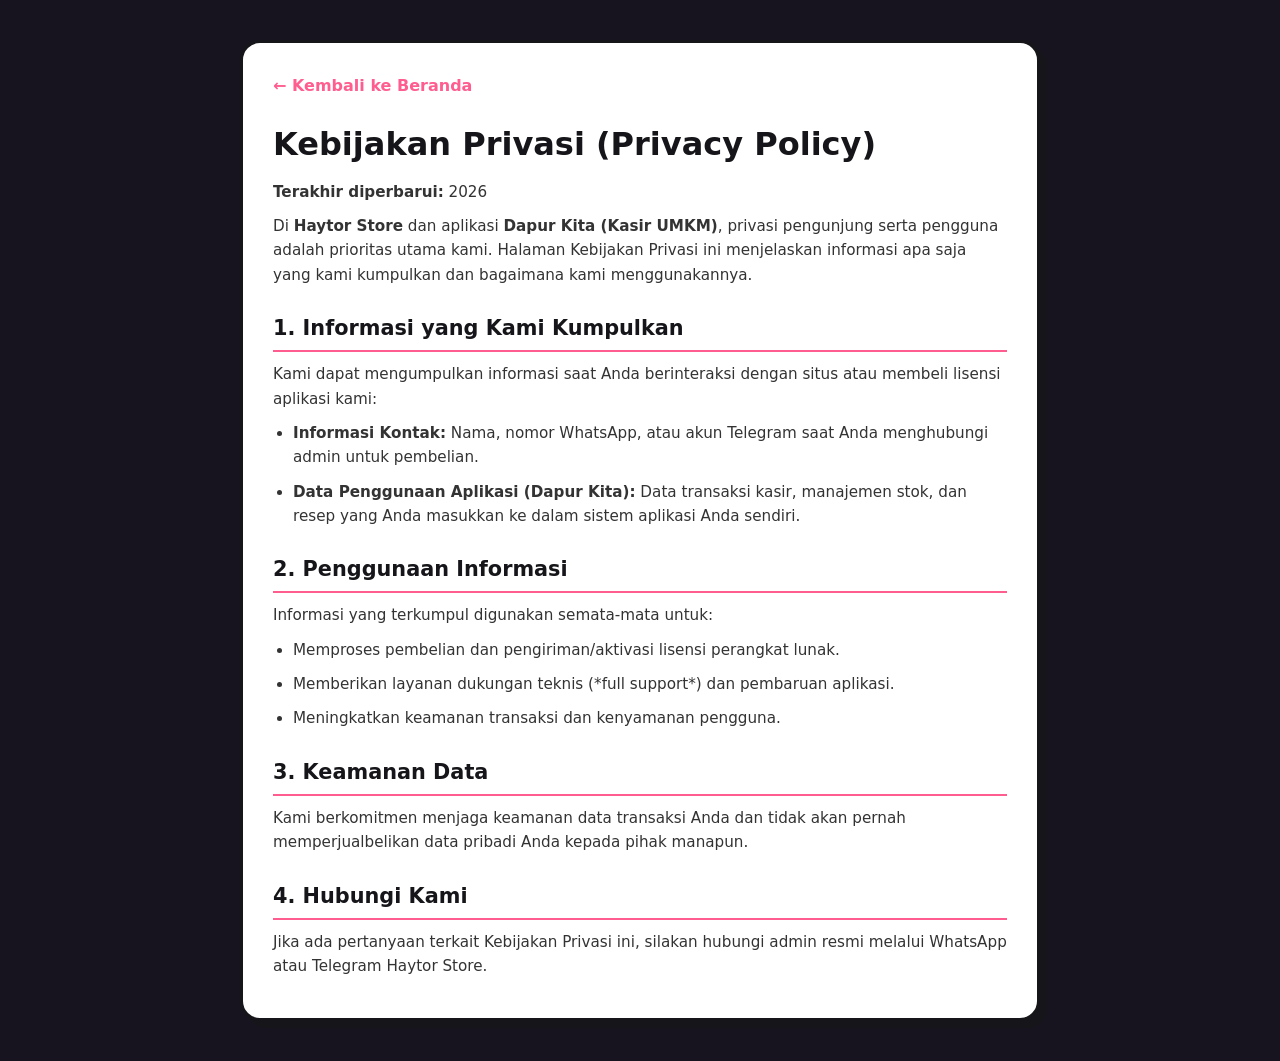
<file: Privacy/index.html>
<!DOCTYPE html>
<html lang="id">
<head>
<meta charset="UTF-8">
<meta name="viewport" content="width=device-width, initial-scale=1.0">
<title>Privacy Policy — Haytor Store / Dapur Kita</title>

<!-- Google AdSense Script -->
<script async src="https://pagead2.googlesyndication.com/pagead/js/adsbygoogle.js?client=ca-pub-9049742865771169"
     crossorigin="anonymous"></script>

<!-- Perbaikan path CSS ke root -->
<link rel="stylesheet" href="../css/style.css">
<style>
  body { background: #17141f; color: #f2eefc; line-height: 1.6; }
  .legal-wrap { max-width: 800px; margin: 40px auto; padding: 30px; background: #fff; color: #16161a; border-radius: 20px; border: 3px solid #16161a; box-shadow: 7px 7px 0 #16161a; }
  h1 { font-size: 2rem; margin-bottom: 10px; }
  h2 { font-size: 1.3rem; margin-top: 25px; margin-bottom: 10px; border-bottom: 2px solid #ff5d8f; padding-bottom: 5px; }
  p, li { font-size: 0.95rem; margin-bottom: 10px; color: #333; }
  ul { padding-left: 20px; }
  .back-btn { display: inline-block; margin-bottom: 20px; color: #ff5d8f; text-decoration: none; font-weight: 700; }
</style>
</head>
<body>

<div class="legal-wrap">
  <!-- Perbaikan path kembali ke root utama (/) -->
  <a href="/" class="back-btn">← Kembali ke Beranda</a>
  <h1>Kebijakan Privasi (Privacy Policy)</h1>
  <p><strong>Terakhir diperbarui:</strong> 2026</p>

  <p>Di <strong>Haytor Store</strong> dan aplikasi <strong>Dapur Kita (Kasir UMKM)</strong>, privasi pengunjung serta pengguna adalah prioritas utama kami. Halaman Kebijakan Privasi ini menjelaskan informasi apa saja yang kami kumpulkan dan bagaimana kami menggunakannya.</p>

  <h2>1. Informasi yang Kami Kumpulkan</h2>
  <p>Kami dapat mengumpulkan informasi saat Anda berinteraksi dengan situs atau membeli lisensi aplikasi kami:</p>
  <ul>
    <li><strong>Informasi Kontak:</strong> Nama, nomor WhatsApp, atau akun Telegram saat Anda menghubungi admin untuk pembelian.</li>
    <li><strong>Data Penggunaan Aplikasi (Dapur Kita):</strong> Data transaksi kasir, manajemen stok, dan resep yang Anda masukkan ke dalam sistem aplikasi Anda sendiri.</li>
  </ul>

  <h2>2. Penggunaan Informasi</h2>
  <p>Informasi yang terkumpul digunakan semata-mata untuk:</p>
  <ul>
    <li>Memproses pembelian dan pengiriman/aktivasi lisensi perangkat lunak.</li>
    <li>Memberikan layanan dukungan teknis (*full support*) dan pembaruan aplikasi.</li>
    <li>Meningkatkan keamanan transaksi dan kenyamanan pengguna.</li>
  </ul>

  <h2>3. Keamanan Data</h2>
  <p>Kami berkomitmen menjaga keamanan data transaksi Anda dan tidak akan pernah memperjualbelikan data pribadi Anda kepada pihak manapun.</p>

  <h2>4. Hubungi Kami</h2>
  <p>Jika ada pertanyaan terkait Kebijakan Privasi ini, silakan hubungi admin resmi melalui WhatsApp atau Telegram Haytor Store.</p>
</div>

</body>
</html>
</file>
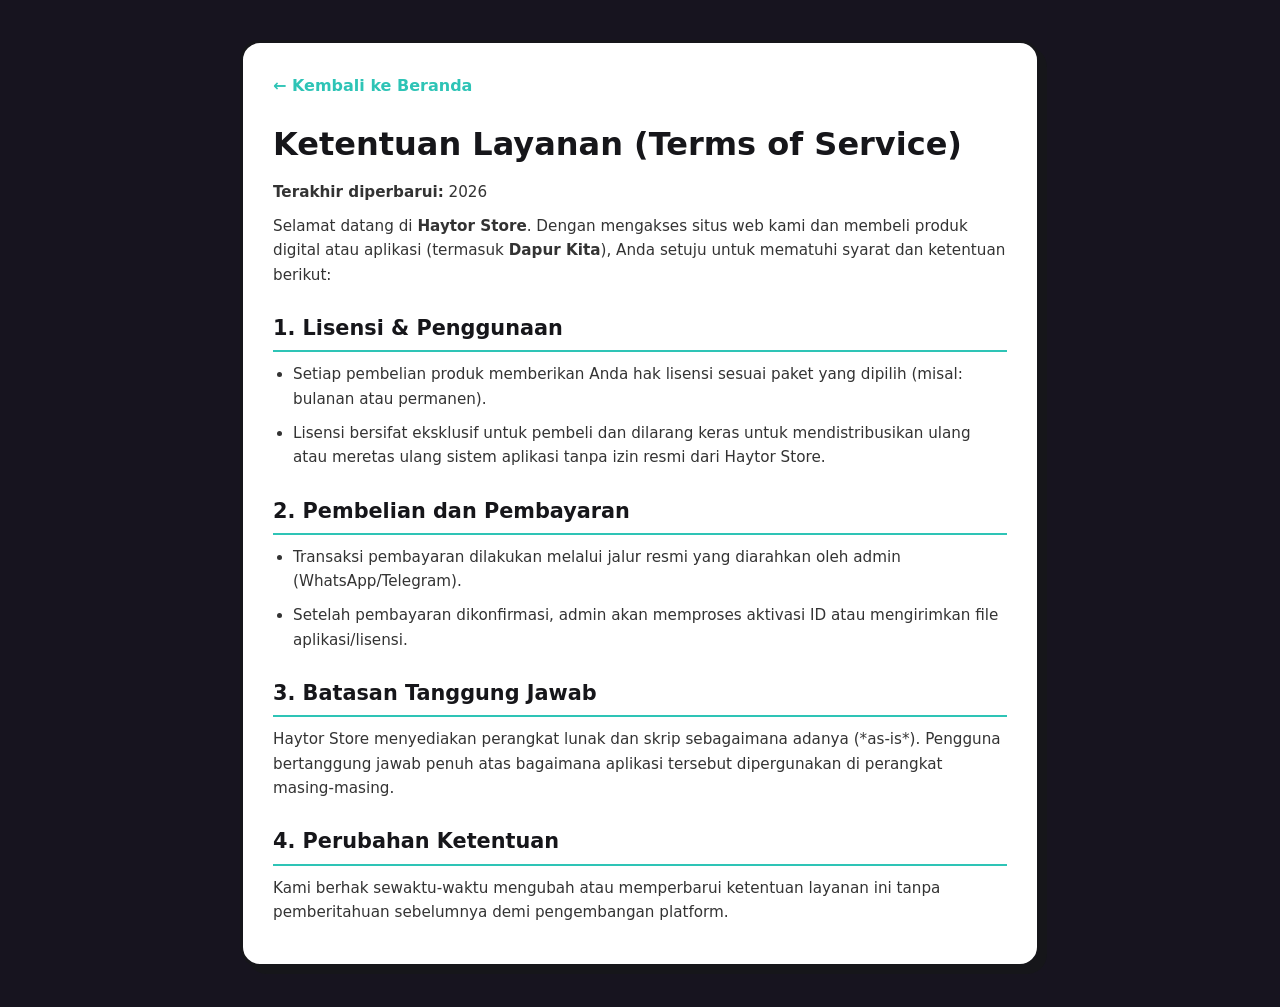
<file: Terms/index.html>
<!DOCTYPE html>
<html lang="id">
<head>
<meta charset="UTF-8">
<meta name="viewport" content="width=device-width, initial-scale=1.0">
<title>Terms of Service — Haytor Store / Dapur Kita</title>

<!-- Google AdSense Script -->
<script async src="https://pagead2.googlesyndication.com/pagead/js/adsbygoogle.js?client=ca-pub-9049742865771169"
     crossorigin="anonymous"></script>

<!-- Perbaikan path CSS ke root -->
<link rel="stylesheet" href="../css/style.css">
<style>
  body { background: #17141f; color: #f2eefc; line-height: 1.6; }
  .legal-wrap { max-width: 800px; margin: 40px auto; padding: 30px; background: #fff; color: #16161a; border-radius: 20px; border: 3px solid #16161a; box-shadow: 7px 7px 0 #16161a; }
  h1 { font-size: 2rem; margin-bottom: 10px; }
  h2 { font-size: 1.3rem; margin-top: 25px; margin-bottom: 10px; border-bottom: 2px solid #2ec4b6; padding-bottom: 5px; }
  p, li { font-size: 0.95rem; margin-bottom: 10px; color: #333; }
  ul { padding-left: 20px; }
  .back-btn { display: inline-block; margin-bottom: 20px; color: #2ec4b6; text-decoration: none; font-weight: 700; }
</style>
</head>
<body>

<div class="legal-wrap">
  <!-- Perbaikan path kembali ke root utama (/) -->
  <a href="/" class="back-btn">← Kembali ke Beranda</a>
  <h1>Ketentuan Layanan (Terms of Service)</h1>
  <p><strong>Terakhir diperbarui:</strong> 2026</p>

  <p>Selamat datang di <strong>Haytor Store</strong>. Dengan mengakses situs web kami dan membeli produk digital atau aplikasi (termasuk <strong>Dapur Kita</strong>), Anda setuju untuk mematuhi syarat dan ketentuan berikut:</p>

  <h2>1. Lisensi &amp; Penggunaan</h2>
  <ul>
    <li>Setiap pembelian produk memberikan Anda hak lisensi sesuai paket yang dipilih (misal: bulanan atau permanen).</li>
    <li>Lisensi bersifat eksklusif untuk pembeli dan dilarang keras untuk mendistribusikan ulang atau meretas ulang sistem aplikasi tanpa izin resmi dari Haytor Store.</li>
  </ul>

  <h2>2. Pembelian dan Pembayaran</h2>
  <ul>
    <li>Transaksi pembayaran dilakukan melalui jalur resmi yang diarahkan oleh admin (WhatsApp/Telegram).</li>
    <li>Setelah pembayaran dikonfirmasi, admin akan memproses aktivasi ID atau mengirimkan file aplikasi/lisensi.</li>
  </ul>

  <h2>3. Batasan Tanggung Jawab</h2>
  <p>Haytor Store menyediakan perangkat lunak dan skrip sebagaimana adanya (*as-is*). Pengguna bertanggung jawab penuh atas bagaimana aplikasi tersebut dipergunakan di perangkat masing-masing.</p>

  <h2>4. Perubahan Ketentuan</h2>
  <p>Kami berhak sewaktu-waktu mengubah atau memperbarui ketentuan layanan ini tanpa pemberitahuan sebelumnya demi pengembangan platform.</p>
</div>

</body>
</html>
</file>
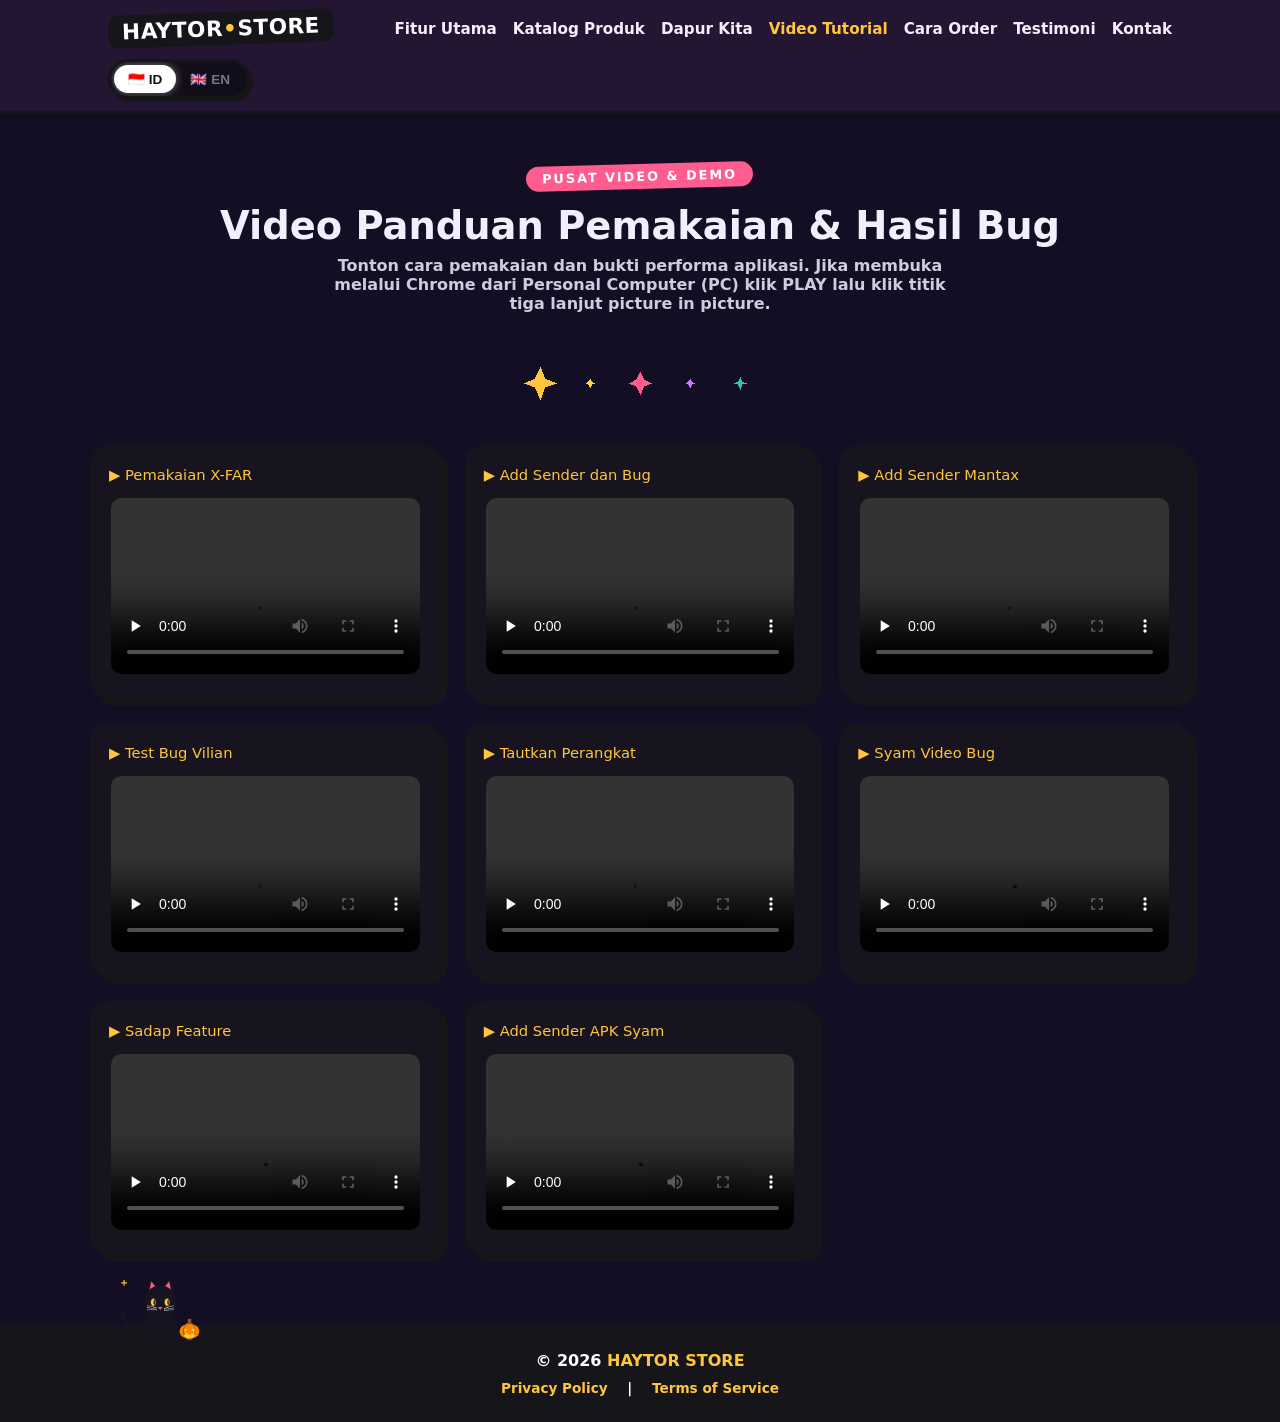
<file: Tutorial/index.html>
<!DOCTYPE html>
<html lang="id">
<head>
<meta charset="UTF-8">
<meta name="viewport" content="width=device-width, initial-scale=1.0">
<title data-i18n="meta_title_tutorial">Video Tutorial — HAYTOR STORE</title>
<link rel="icon" type="image/png" href="../assets/favicon.png">
<link rel="stylesheet" href="../css/style.css">

<!-- Google AdSense Script -->
<script async src="https://pagead2.googlesyndication.com/pagead/js/adsbygoogle.js?client=ca-pub-9049742865771169"
     crossorigin="anonymous"></script>

</head>
<body>

<header>
  <div class="nav">
    <div class="logo" onclick="window.location.href='../index.html'">HAYTOR<span>•</span>STORE</div>
    <nav>
      <a href="../index.html#layanan" data-i18n="nav_services">Fitur Utama</a>
      <a href="../Katalog/" data-i18n="nav_packages">Katalog Produk</a>
      <a href="../Dapur-Kita/" data-i18n="nav_dapur_kita">Dapur Kita</a>
      <a href="../Tutorial/" style="color:var(--yellow)" data-i18n="nav_video">Video Tutorial</a>
      <a href="../index.html#order" data-i18n="nav_order">Cara Order</a>
      <a href="../index.html#testimoni" data-i18n="nav_testi">Testimoni</a>
      <a href="../index.html#kontak" data-i18n="nav_contact">Kontak</a>
    </nav>
    <div class="lang-toggle">
      <button id="btn-id" class="active" onclick="setLang('id')">🇮🇩 ID</button>
      <button id="btn-en" onclick="setLang('en')">🇬🇧 EN</button>
    </div>
  </div>
</header>

<section id="video-tutorial" style="background: #130e24; min-height: 80vh; padding-top: 50px;">
  <div class="wrap">
    <span class="sec-head-badge" style="background:var(--pink); color:#fff;" data-i18n="video_badge">PUSAT VIDEO &amp; DEMO</span>
    <h2 class="sec-title" data-i18n="video_title">Video Panduan Pemakaian &amp; Hasil Bug</h2>
    <p class="sec-sub" data-i18n="video_sub">Tonton cara pemakaian dan bukti performa aplikasi. Jika membuka melalui Chrome dari Personal Computer (PC) klik PLAY lalu klik titik tiga lanjut picture in picture.</p>
    <img class="divider" src="../assets/sparkle.gif" alt="">

    <div class="grid video-grid">
      <div class="card video-card">
        <p class="vid-title">▶ Pemakaian X-FAR</p>
        <video controls preload="none" class="vid-box">
          <source src="../assets/Tutorial Pemakaian X-FAR.MP4" type="video/mp4">
        </video>
      </div>
      <div class="card video-card">
        <p class="vid-title">▶ Add Sender dan Bug</p>
        <video controls preload="none" class="vid-box">
          <source src="../assets/Tutorial add sender dan bug.MP4" type="video/mp4">
        </video>
      </div>
      <div class="card video-card">
        <p class="vid-title">▶ Add Sender Mantax</p>
        <video controls preload="none" class="vid-box">
          <source src="../assets/Tutorial Add sender Mantax dan Bug.MP4" type="video/mp4">
        </video>
      </div>
      <div class="card video-card">
        <p class="vid-title">▶ Test Bug Vilian</p>
        <video controls preload="none" class="vid-box">
          <source src="../assets/Tutorial Test Bug Vilian.MP4" type="video/mp4">
        </video>
      </div>
      <div class="card video-card">
        <p class="vid-title">▶ Tautkan Perangkat</p>
        <video controls preload="none" class="vid-box">
          <source src="../assets/Tutorial Tautkan Perangkat.MP4" type="video/mp4">
        </video>
      </div>
      <div class="card video-card">
        <p class="vid-title">▶ Syam Video Bug</p>
        <video controls preload="none" class="vid-box">
          <source src="../assets/Tutorial Syam Video Bug.MP4" type="video/mp4">
        </video>
      </div>
      <div class="card video-card">
        <p class="vid-title">▶ Sadap Feature</p>
        <video controls preload="none" class="vid-box">
          <source src="../assets/Tutorial Sadap.MP4" type="video/mp4">
        </video>
      </div>
      <div class="card video-card">
        <p class="vid-title">▶ Add Sender APK Syam</p>
        <video controls preload="none" class="vid-box">
          <source src="../assets/Tutorial add sender dan kirim bug di APK SYAM.MP4" type="video/mp4">
        </video>
      </div>
    </div>
  </div>
</section>

<footer>
  <div class="footer-wrap">
    <img class="cat-footer" src="../assets/cat.gif" alt="Cat Mascot">
    <p>© 2026 <span class="fname">HAYTOR STORE</span></p>
    <p style="margin-top: 10px; font-size: 0.85rem;">
      <a href="../Privacy/" style="color: var(--yellow); text-decoration: none; margin-right: 15px;" data-i18n="footer_privacy">Privacy Policy</a> | 
      <a href="../Terms/" style="color: var(--yellow); text-decoration: none; margin-left: 15px;" data-i18n="footer_terms">Terms of Service</a>
    </p>
  </div>
</footer>

<script src="../js/main.js"></script>
</body>
</html>
</file>
<file: css/style.css>
:root{
  --ink:#16161a; 
  --paper:#17141f;
  --pink:#ff5d8f; 
  --yellow:#ffc53d; 
  --teal:#2ec4b6; 
  --blue:#4361ee; 
  --purple:#7b5cff; 
  --green:#3ddc84;
  --border:3px solid var(--ink); 
  --shadow:7px 7px 0 var(--ink);
}

*{margin:0;padding:0;box-sizing:border-box}
html{scroll-behavior:smooth}
body{font-family:'Segoe UI',system-ui,-apple-system,sans-serif;background:var(--paper);color:#f2eefc;overflow-x:hidden}
::selection{background:var(--yellow)}

.shape{position:absolute;pointer-events:none;z-index:0}
.s-circle{border-radius:50%;border:var(--border)}
.s-half{border-radius:999px 999px 0 0;border:var(--border)}
.s-tri{clip-path:polygon(50% 0,100% 100%,0 100%)}
.s-cross{font-weight:900;line-height:1}
.s-ring{border-radius:50%;border:6px dotted var(--ink);background:transparent!important}

@keyframes floaty{0%,100%{transform:translateY(0) rotate(0deg)}50%{transform:translateY(-18px) rotate(8deg)}}
@keyframes spinSlow{from{transform:rotate(0deg)}to{transform:rotate(360deg)}}
@keyframes drift{0%{transform:translate(0,0)}50%{transform:translate(14px,-10px)}100%{transform:translate(0,0)}}

.anim-float{animation:floaty 5s ease-in-out infinite}
.anim-spin{animation:spinSlow 14s linear infinite}
.anim-drift{animation:drift 7s ease-in-out infinite}

header{position:sticky;top:0;z-index:50;background:#241533;border-bottom:var(--border)}
.nav{max-width:1100px;margin:0 auto;display:flex;align-items:center;gap:14px;padding:12px 18px;flex-wrap:wrap}
.logo{font-weight:900;font-size:1.35rem;letter-spacing:.5px;background:var(--ink);color:#fff;padding:4px 14px;border-radius:10px;transform:rotate(-2deg);cursor:pointer;user-select:none;}
.logo span{color:var(--yellow)}
.nav nav{display:flex;gap:16px;margin-left:auto;flex-wrap:wrap}
.nav nav a{color:#f2eefc;text-decoration:none;font-weight:700;font-size:.95rem}
.nav nav a:hover{text-decoration:underline wavy var(--pink) 2px;text-underline-offset:4px}

/* KOTAK TOMBOL BAHASA (LANG TOGGLE) */
.lang-toggle {
  display: flex;
  border: var(--border);
  border-radius: 999px;
  overflow: hidden;
  background: #110e19;
  box-shadow: 3px 3px 0 var(--ink);
  padding: 3px;
  align-items: center;
}

.lang-toggle button {
  border: 0;
  background: transparent;
  padding: 6px 14px;
  font-weight: 900;
  cursor: pointer;
  font-size: 0.85rem;
  color: #7a728f; /* Gelap / pudar saat tidak aktif */
  transition: all 0.2s ease-in-out;
  border-radius: 999px;
  display: inline-flex;
  align-items: center;
  gap: 6px;
}

.lang-toggle button.active {
  background: #fff; /* Menyala putih terang saat aktif */
  color: #16161a;   /* Teks gelap kontras */
  box-shadow: 0 0 10px rgba(255, 255, 255, 0.4);
}

.flag-icon {
  width: 18px;
  height: 13px;
  object-fit: cover;
  border-radius: 2px;
  border: 1px solid rgba(0,0,0,0.2);
  display: inline-block;
}

.hero{position:relative;background:#2a1042;border-bottom:var(--border);overflow:hidden;color:#fff}
.hero-inner{position:relative;z-index:2;max-width:1100px;margin:0 auto;padding:74px 18px 64px;text-align:center}
.badge{display:inline-block;border:var(--border);border-radius:999px;padding:6px 18px;font-weight:900;box-shadow:4px 4px 0 var(--ink);transform:rotate(-1.5deg)}
.hero h1{font-size:clamp(2rem,6vw,3.6rem);font-weight:900;line-height:1.08;margin:22px auto 14px;max-width:820px;text-shadow:0 0 22px rgba(61,220,132,.75),3px 3px 0 #0b0b10}
.hero p{font-size:1.08rem;max-width:640px;margin:0 auto 28px;font-weight:600}

.hero-cta-pyramid {
  display: flex;
  flex-direction: column;
  align-items: center;
  gap: 14px;
  margin-bottom: 25px;
}

.cta-row-top {
  display: flex;
  justify-content: center;
  width: 100%;
}

.cta-row-bottom {
  display: flex;
  justify-content: center;
  gap: 14px;
  flex-wrap: wrap;
  width: 100%;
}

.btn-catalog-pyramid {
  display: inline-block;
  text-align: center;
}

.cta-row{display:flex;gap:14px;justify-content:center;flex-wrap:wrap}
.btn{display:inline-block;border:var(--border);border-radius:14px;padding:12px 24px;font-weight:900;text-decoration:none;color:var(--ink);box-shadow:4px 4px 0 var(--ink);transition:transform .12s,box-shadow .12s;cursor:pointer;}
.btn:hover{transform:translate(2px,2px);box-shadow:2px 2px 0 var(--ink)}
.btn-tg{background:var(--blue);color:#fff}
.btn-wa{background:var(--green);color:var(--ink)}
.btn-ghost{background:#fff;color:var(--ink)}

.flex-center{display:flex;justify-content:center;align-items:center;gap:10px;flex-wrap:wrap;margin-top:25px;}
.chip{border:var(--border);padding:8px 18px;border-radius:999px;font-weight:900;box-shadow:3px 3px 0 var(--ink);font-size:0.88rem;}
.chip-yellow{background:var(--yellow);color:var(--ink);}
.chip-teal{background:var(--teal);color:var(--ink);}
.chip-blue{background:var(--blue);color:#fff;}

.marquee{background:var(--ink);color:#fff;overflow:hidden;border-bottom:var(--border);white-space:nowrap}
.marquee-track{display:inline-block;padding:10px 0;font-weight:900;letter-spacing:2px;animation:marq 22s linear infinite}
@keyframes marq{from{transform:translateX(0)}to{transform:translateX(-50%)}}
.marquee-track span{margin:0 16px}
.marquee-track .y{color:var(--yellow)} .marquee-track .p{color:var(--pink)} .marquee-track .t{color:var(--teal)}

section{position:relative;padding:70px 18px;overflow:hidden}
.wrap{position:relative;z-index:2;max-width:1100px;margin:0 auto}
.sec-title{font-size:clamp(1.6rem,4vw,2.4rem);font-weight:900;text-align:center;margin-bottom:8px}
.sec-sub{text-align:center;font-weight:600;opacity:.85;max-width:620px;margin:0 auto 38px}
.sec-head-badge{display:block;width:max-content;margin:0 auto 14px;background:var(--ink);color:#fff;font-weight:800;font-size:.8rem;letter-spacing:2px;padding:5px 16px;border-radius:999px;transform:rotate(-1.5deg)}

.grid{display:grid;grid-template-columns:repeat(auto-fit,minmax(230px,1fr));gap:24px}
.catalog-grid{
  grid-template-columns:repeat(auto-fit,minmax(310px,1fr));
  gap:28px;
  margin-top:36px;
  padding-top:12px;
}

.card{border:var(--border);border-radius:20px;padding:24px 20px;box-shadow:var(--shadow);position:relative;color:var(--ink);transition:transform .15s;background:#fff;}
.card:hover{transform:rotate(-1deg) scale(1.01)}
.card .ico{font-size:2rem;background:#fff;border:var(--border);width:58px;height:58px;border-radius:16px;display:flex;align-items:center;justify-content:center;margin-bottom:14px;transform:rotate(-3deg)}
.card h3{font-size:1.25rem;font-weight:900;margin-bottom:8px}
.card p{font-size:.92rem;line-height:1.5;font-weight:500}
.c-teal{background:var(--teal)} .c-yellow{background:var(--yellow)} .c-blue{background:#8ec5ff} .c-pink{background:#ffb3c9}

#paket,#dapur-kita{background:var(--purple)}
#paket .sec-title,#paket .sec-sub,#dapur-kita .sec-title,#dapur-kita .sec-sub{color:#fff}
.price-card{
  background:#fff;
  text-align:left;
  display:flex;
  flex-direction:column;
  justify-content:space-between;
  margin-top:8px;
}
.price-card.popular{
  background:var(--yellow);
  transform:none;
  padding-top:32px;
}
.pop-tag{
  position:absolute;
  top:-14px;
  right:14px;
  background:var(--pink);
  color:#fff;
  border:var(--border);
  border-radius:999px;
  padding:4px 14px;
  font-weight:900;
  font-size:.78rem;
  transform:rotate(2deg);
  z-index:4;
  box-shadow:3px 3px 0 var(--ink);
  white-space:nowrap;
}
.price-badge-tag{display:inline-block;background:var(--pink);color:#fff;font-size:0.75rem;font-weight:800;padding:4px 10px;border-radius:8px;border:2px solid var(--ink);margin-bottom:10px;}

.prod-desc{font-size:0.88rem;color:#16161a;margin-bottom:14px;font-weight:600;}

.package-list{display:flex;flex-direction:column;gap:8px;margin-bottom:14px;}
.pkg-btn{display:flex;justify-content:space-between;align-items:center;background:#17141f;color:#fff;padding:8px 12px;border-radius:12px;border:2px solid var(--ink);text-decoration:none;font-size:0.85rem;font-weight:700;transition:all 0.15s ease-in-out;}
.pkg-btn:hover{background:var(--pink);color:#fff;transform:translateX(4px);box-shadow:3px 3px 0 var(--ink);}
.price-highlight{color:var(--yellow);font-weight:900;}
.pkg-btn:hover .price-highlight{color:#fff;}

.detail-box{background:#0b0716;color:#f2eefc;padding:10px;border-radius:12px;border:2px solid var(--ink);font-size:0.8rem;margin-bottom:14px;}
.detail-box summary{cursor:pointer;font-weight:800;color:var(--yellow);}
.detail-content{margin-top:8px;line-height:1.4;opacity:0.9;}
.detail-content p{margin-bottom:6px;}

.full-btn{width:100%;text-align:center;margin-top:auto;}

.video-grid{grid-template-columns:repeat(auto-fit,minmax(300px,1fr));}
.video-card{background:#17141f;border:var(--border);border-radius:20px;padding:16px;color:#fff;}
.vid-title{font-weight:900;font-size:0.95rem;margin-bottom:10px;color:var(--yellow);}
.vid-box{width:100%;height:180px;object-fit:cover;border-radius:12px;border:2px solid var(--ink);background:#000;}

.steps{display:grid;grid-template-columns:repeat(auto-fit,minmax(200px,1fr));gap:18px}
.step{background:#fff;border:var(--border);border-radius:20px;padding:22px 18px;box-shadow:var(--shadow); color: var(--ink);}
.step .num{font-size:2rem;font-weight:900;width:52px;height:52px;border-radius:50%;border:var(--border);display:flex;align-items:center;justify-content:center;margin-bottom:12px}
.step h3{font-weight:900;margin-bottom:6px;font-size:1.05rem;}
.step p{font-weight:600;line-height:1.4;font-size:.88rem}

#testimoni{background:#370617}
.grid-center{display:flex;justify-content:center;align-items:center;gap:24px;flex-wrap:wrap;}
.card-center{max-width:480px;width:100%;text-align:center;display:flex;flex-direction:column;align-items:center;}
.testi{background:#fff}
.testi .stars{color:#f5a623;font-size:1.1rem;letter-spacing:2px;margin-bottom:10px}
.testi p{font-style:italic;font-weight:600;font-size:0.95rem;}
.center-btn{margin-top:16px;width:100%;max-width:280px;text-align:center;}

.big-cta{background:var(--yellow);border:var(--border);border-radius:24px;box-shadow:var(--shadow);padding:38px 28px;text-align:center; color: var(--ink);}
.big-cta h3{font-size:1.5rem;font-weight:900;margin-bottom:10px}
.big-cta p{font-weight:600;margin-bottom:22px}

footer{background:var(--ink);color:#fff;text-align:center;padding:26px 18px;font-weight:600;position:relative;z-index:10;}
.footer-wrap{max-width:1100px;margin:0 auto;position:relative;}
.cat-footer{position:absolute;top:-85px;left:20px;width:100px;z-index:20;pointer-events:none;}
footer .fname{font-weight:900;color:var(--yellow)}

img.divider{display:block;margin:0 auto 30px;width:min(300px,70%);height:auto}
.hero-gif{position:absolute;z-index:1;pointer-events:none}
.cat-hero{width:120px;bottom:10px;left:4%;z-index:5!important;}
.card-cat{position:absolute;top:-46px;left:8px;width:76px;z-index:3;pointer-events:none}

@keyframes flyX{0%{transform:translateX(-22vw) translateY(0)}25%{transform:translateX(20vw) translateY(14px)}50%{transform:translateX(55vw) translateY(-8px)}75%{transform:translateX(85vw) translateY(12px)}100%{transform:translateX(115vw) translateY(0)}}
.bat-fly{animation:flyX 17s linear infinite;top:14px;left:0;width:150px}

.modal-overlay{position:fixed;top:0;left:0;width:100%;height:100%;background:rgba(11,7,22,0.8);z-index:100;display:flex;align-items:center;justify-content:center;padding:16px;}
.modal-card{background:#fff;color:var(--ink);border:var(--border);border-radius:20px;padding:30px 24px;max-width:400px;width:100%;box-shadow:10px 10px 0 var(--ink);position:relative;text-align:center;animation:modalPop .2s ease-in-out;}
@keyframes modalPop{0%{transform:scale(0.8);opacity:0}100%{transform:scale(1);opacity:1}}
.modal-close{position:absolute;top:10px;right:14px;background:none;border:none;font-size:1.8rem;font-weight:900;cursor:pointer;color:var(--ink);}
.modal-icon{font-size:2.5rem;margin-bottom:10px;}
.modal-card h3{font-size:1.4rem;font-weight:900;margin-bottom:8px;}
.modal-btn-row{display:flex;gap:12px;margin-top:20px;}

/* ===== NamXO HERO BANNER (clean + fixed) ===== */
.namxo-section {
  padding: 24px 14px 16px;
  border-bottom: var(--border);
  background: var(--paper);
}

.namxo-hero-banner {
  position: relative;
  background: radial-gradient(ellipse at 50% 0%, #3a1558 0%, #1a0a2e 45%, #0d0221 100%);
  border: 4px solid var(--ink);
  border-radius: 28px;
  box-shadow: 8px 8px 0 var(--ink), 0 0 50px rgba(255,93,143,0.22);
  margin: 0 auto;
  max-width: 960px;
  overflow: hidden;
  padding: 48px 18px 32px;
  text-align: center;
}

.namxo-scanlines {
  position: absolute;
  inset: 0;
  background: repeating-linear-gradient(
    0deg,
    transparent,
    transparent 3px,
    rgba(0,0,0,0.08) 3px,
    rgba(0,0,0,0.08) 6px
  );
  pointer-events: none;
  z-index: 1;
  opacity: 0.4;
}

.namxo-glow {
  position: absolute;
  inset: -30%;
  background:
    radial-gradient(circle at 50% 15%, rgba(255,93,143,0.28), transparent 50%),
    radial-gradient(circle at 75% 75%, rgba(46,196,182,0.18), transparent 45%);
  animation: namxoPulse 6s ease-in-out infinite;
  pointer-events: none;
  z-index: 0;
}
@keyframes namxoPulse {
  0%, 100% { opacity: 0.75; transform: scale(1); }
  50% { opacity: 1; transform: scale(1.04); }
}

.namxo-particles { position: absolute; inset: 0; pointer-events: none; z-index: 1; overflow: hidden; }
.namxo-particles span {
  position: absolute;
  width: 6px; height: 6px;
  background: var(--yellow);
  border-radius: 50%;
  box-shadow: 0 0 10px var(--yellow);
  animation: namxoFloat 8s linear infinite;
}
.namxo-particles span:nth-child(1) { top: 15%; left: 8%; animation-delay: 0s; }
.namxo-particles span:nth-child(2) { top: 50%; left: 90%; background: var(--pink); animation-delay: 1.5s; }
.namxo-particles span:nth-child(3) { top: 25%; left: 70%; background: var(--teal); animation-delay: 3s; }
.namxo-particles span:nth-child(4) { top: 70%; left: 15%; background: #fff; animation-delay: 4.5s; }
.namxo-particles span:nth-child(5) { top: 12%; left: 45%; background: var(--blue); animation-delay: 2s; }
.namxo-particles span:nth-child(6) { top: 40%; left: 25%; background: var(--pink); width: 4px; height: 4px; animation-delay: 1s; }
.namxo-particles span:nth-child(7) { top: 60%; left: 55%; background: var(--yellow); width: 5px; height: 5px; animation-delay: 2.8s; }
.namxo-particles span:nth-child(8) { top: 20%; left: 85%; background: var(--teal); width: 4px; height: 4px; animation-delay: 3.8s; }
@keyframes namxoFloat {
  0% { transform: translateY(0) scale(1); opacity: 0; }
  15% { opacity: 1; }
  85% { opacity: 1; }
  100% { transform: translateY(-90px) scale(0.4); opacity: 0; }
}

.namxo-content { position: relative; z-index: 2; }

/* Badge */
.namxo-badge {
  display: inline-block;
  background: #fff;
  color: var(--ink);
  font-weight: 900;
  font-size: 0.78rem;
  letter-spacing: 1px;
  padding: 6px 18px;
  border-radius: 999px;
  border: 2.5px solid var(--ink);
  box-shadow: 3px 3px 0 var(--ink);
  margin-bottom: 14px;
  animation: badgePulse 1.8s ease-in-out infinite;
}
@keyframes badgePulse {
  0%, 100% {
    box-shadow: 3px 3px 0 var(--ink), 0 0 0 0 rgba(255,197,61,0);
    border-color: var(--ink);
    transform: scale(1);
  }
  50% {
    box-shadow: 3px 3px 0 var(--ink), 0 0 18px 4px rgba(255,197,61,0.55);
    border-color: var(--yellow);
    transform: scale(1.04);
  }
}

/* Big NamXO text logo (always looks good) */
.namxo-logo-wrap {
  margin: 4px auto 6px;
  line-height: 1;
}
.namxo-logo-img {
  max-width: min(340px, 78vw);
  height: auto;
  display: block;
  margin: 0 auto;
  filter: drop-shadow(0 0 16px rgba(255,93,143,0.55)) drop-shadow(3px 3px 0 #000);
  animation: logoBounce 2.4s ease-in-out infinite;
}
.namxo-logo-fallback {
  display: block !important;
  font-size: clamp(3.2rem, 14vw, 5.2rem);
  font-weight: 900;
  letter-spacing: -1px;
  background: linear-gradient(180deg, #ff4d6d 0%, #ff8c42 35%, #ffd60a 70%, #ff9f1c 100%);
  -webkit-background-clip: text;
  background-clip: text;
  color: transparent;
  text-shadow: none;
  filter: drop-shadow(0 4px 0 #000) drop-shadow(0 0 20px rgba(255,80,80,0.45));
  line-height: 1.05;
  margin: 0 auto 4px;
  animation: logoBounce 2.4s ease-in-out infinite;
}
@keyframes logoBounce {
  0%, 100% {
    transform: translateY(0) scale(1);
    filter: drop-shadow(0 4px 0 #000) drop-shadow(0 0 16px rgba(255,80,80,0.4));
  }
  40% {
    transform: translateY(-4px) scale(1.025);
    filter: drop-shadow(0 6px 0 #000) drop-shadow(0 0 26px rgba(255,197,61,0.65));
  }
  60% {
    transform: translateY(-1px) scale(1.01);
    filter: drop-shadow(0 5px 0 #000) drop-shadow(0 0 20px rgba(255,93,143,0.55));
  }
}
/* logo fallback always visible unless real PNG shown */
.namxo-logo-fallback {
  display: block !important;
}
.namxo-logo-wrap:has(img.namxo-logo-img[style*="display: block"]) .namxo-logo-fallback {
  display: none !important;
}

/* Title under logo */
.namxo-title {
  font-size: clamp(1.5rem, 4.5vw, 2.1rem);
  font-weight: 900;
  color: #fff;
  text-shadow: 0 0 18px rgba(255,255,255,0.35), 2px 2px 0 #000;
  margin: 4px 0 8px;
  letter-spacing: 0.5px;
}
.namxo-title.glitch { /* keep class but calm it down */
  animation: none;
}
.namxo-title.glitch::before,
.namxo-title.glitch::after { display: none; }

.namxo-sub {
  color: #d4c8f0;
  font-weight: 600;
  font-size: 0.95rem;
  max-width: 520px;
  margin: 0 auto 18px;
  line-height: 1.4;
}

/* Media strip — fixed aspect, consistent cards */
.namxo-media-strip {
  width: 100%;
  max-width: 860px;
  margin: 0 auto 18px;
  overflow: hidden;
  border-radius: 16px;
  border: 3px solid var(--ink);
  background: #0a0614;
  box-shadow: 4px 4px 0 var(--ink);
  min-height: 180px;
}
.namxo-media-track {
  display: flex;
  gap: 12px;
  width: max-content;
  padding: 12px;
  animation: mediaScroll 30s linear infinite;
}
.namxo-media-track:hover { animation-play-state: paused; }
@keyframes mediaScroll {
  0% { transform: translateX(0); }
  100% { transform: translateX(-50%); }
}
.namxo-media-card {
  flex: 0 0 118px;
  width: 118px;
  position: relative;
  border-radius: 12px;
  overflow: hidden;
  border: 2px solid #2a2038;
  background: #15101f;
  aspect-ratio: 9/16;
  height: 170px;
}
.namxo-media-card:hover {
  border-color: var(--pink);
  box-shadow: 0 0 14px rgba(255,93,143,0.4);
}
.namxo-media-vid,
.namxo-media-img {
  width: 100%;
  height: 100%;
  object-fit: cover;
  display: block;
  background: #1a1028;
}
.namxo-media-label {
  position: absolute;
  bottom: 0; left: 0; right: 0;
  background: linear-gradient(transparent, rgba(0,0,0,0.88));
  color: #fff;
  font-size: 0.68rem;
  font-weight: 800;
  padding: 20px 4px 7px;
  text-align: center;
  letter-spacing: 0.3px;
}

/* Feature slider */
.namxo-slider-wrap {
  position: relative;
  max-width: 680px;
  margin: 0 auto 12px;
  overflow: hidden;
  border-radius: 16px;
  border: 3px solid var(--ink);
  background: #0b0716;
  box-shadow: 4px 4px 0 var(--ink);
}
.namxo-slides {
  display: flex;
  transition: transform 0.4s cubic-bezier(0.25, 0.8, 0.25, 1);
  width: 300%;
}
.namxo-slide {
  width: 33.333%;
  flex-shrink: 0;
  padding: 16px 18px;
  text-align: left;
  color: #f2eefc;
  min-height: 100px;
}
.namxo-slide h4 {
  font-weight: 900;
  font-size: 1rem;
  margin-bottom: 6px;
  color: var(--yellow);
}
.namxo-slide p {
  font-size: 0.84rem;
  line-height: 1.42;
  font-weight: 500;
  opacity: 0.92;
}

.namxo-slider-nav {
  display: flex;
  justify-content: center;
  align-items: center;
  gap: 12px;
  margin-top: 10px;
}
.namxo-nav-btn {
  width: 40px;
  height: 40px;
  border: 3px solid var(--ink);
  border-radius: 12px;
  background: var(--yellow);
  color: var(--ink);
  font-weight: 900;
  font-size: 1.15rem;
  cursor: pointer;
  box-shadow: 3px 3px 0 var(--ink);
  transition: transform 0.12s, box-shadow 0.12s;
  display: flex;
  align-items: center;
  justify-content: center;
}
.namxo-nav-btn:hover {
  transform: translate(2px, 2px);
  box-shadow: 1px 1px 0 var(--ink);
}
.namxo-dots { display: flex; gap: 7px; }
.namxo-dot {
  width: 9px; height: 9px;
  border-radius: 50%;
  background: #4a3f5c;
  border: 2px solid var(--ink);
  cursor: pointer;
  transition: background 0.2s, transform 0.2s;
}
.namxo-dot.active {
  background: var(--pink);
  transform: scale(1.25);
}
.namxo-auto-hint {
  font-size: 0.72rem;
  opacity: 0.55;
  margin-top: 5px;
  font-weight: 600;
}

/* Price chips */
.namxo-price-row {
  display: flex;
  flex-wrap: wrap;
  justify-content: center;
  gap: 8px;
  margin: 16px 0 14px;
}
.namxo-chip {
  background: #110e19;
  border: 2px solid var(--ink);
  border-radius: 999px;
  padding: 6px 14px;
  font-size: 0.8rem;
  font-weight: 700;
  color: #e0d4ff;
  box-shadow: 2px 2px 0 var(--ink);
}
.namxo-chip b { color: var(--yellow); }
.namxo-chip.highlight {
  background: var(--yellow);
  color: var(--ink);
}
.namxo-chip.highlight b { color: var(--ink); }

.namxo-cta {
  display: flex;
  flex-wrap: wrap;
  justify-content: center;
  gap: 10px;
  margin-top: 4px;
}
.namxo-cta .btn {
  min-width: 150px;
  text-align: center;
}

/* Mobile first polish */
@media (max-width: 640px) {
  .namxo-hero-banner {
    padding: 28px 12px 24px;
    border-radius: 22px;
  }
  .namxo-logo-fallback {
  display: block !important;
    font-size: clamp(2.8rem, 16vw, 3.8rem);
  }
  .namxo-media-card {
    flex: 0 0 100px;
    width: 100px;
    height: 148px;
  }
  .namxo-slide {
    padding: 14px 14px;
    min-height: 90px;
  }
  .namxo-slide h4 { font-size: 0.95rem; }
  .namxo-slide p { font-size: 0.8rem; }
  .namxo-cta .btn { min-width: 140px; font-size: 0.9rem; }
}

/* Force logo text when image missing */
.namxo-logo-wrap img:not([src]),
.namxo-logo-wrap img[src=""],
.namxo-logo-wrap img[src*="logo-namxo"] {
  /* keep trying image; JS/onerror handles hide */
}
</file>
